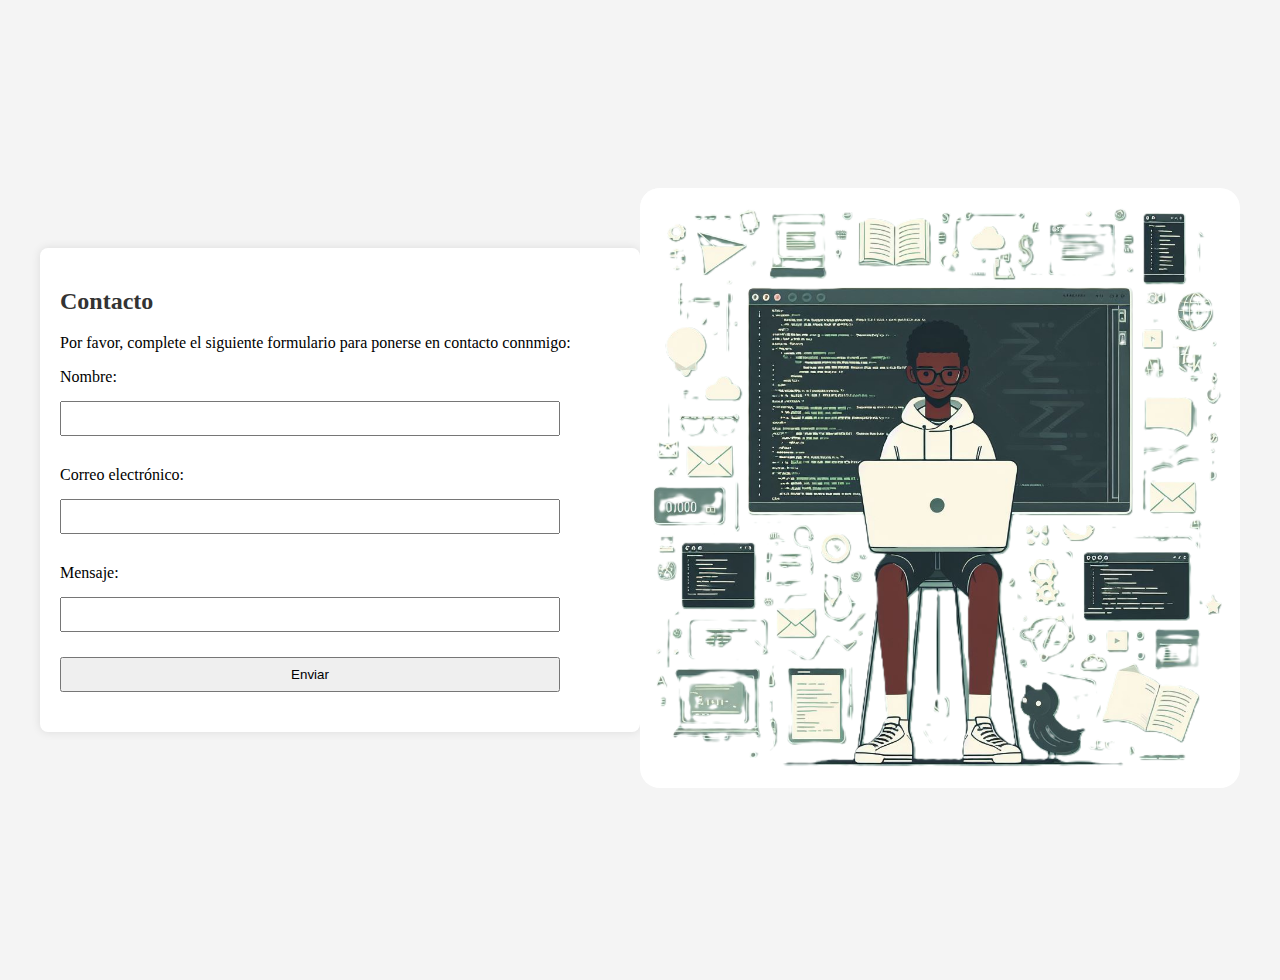
<file: index-contacto.html>
<!DOCTYPE html>
<html lang="es">
<head>
    <meta charset="UTF-8">
    <meta name="viewport" content="width=device-width, initial-scale=1.0">
    <link rel="stylesheet" href="./CSS/style2.css">
    <title>Contacto</title>
</head>
<body>

    <div class="container">
        <h2>Contacto</h2>
        <p>Por favor, complete el siguiente formulario para ponerse en contacto connmigo:</p>
        <form action="#" method="post">
            <label for="nombre">Nombre:</label>
            <input type="text" id="nombre" name="nombre" >

            <label for="email">Correo electrónico:</label>
            <input type="email" id="email" name="email" >

            <label for="mensaje">Mensaje:</label>
            <input id="mensaje" name="mensaje"  ></input>

            <input type="submit" value="Enviar">
        </form>
    </div>

    <div class="image-container">
        <img src="./imagenes/yo2.png">
    </div>

</body>
</html>
</file>
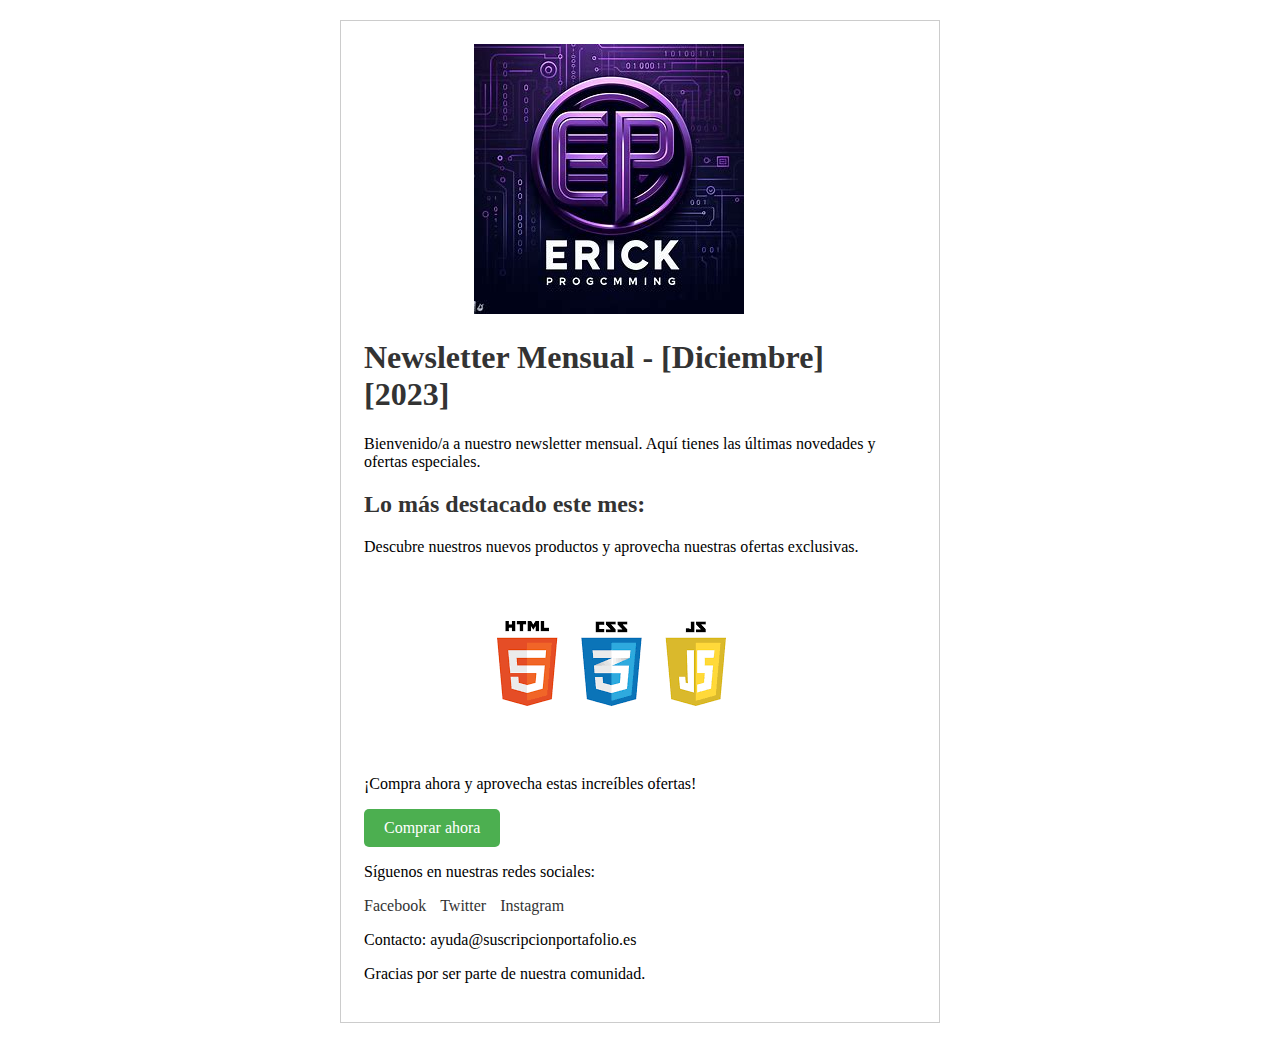
<file: index3.html>
<!DOCTYPE html>
<html lang="es">
<head>
  <meta charset="UTF-8">
  <meta name="viewport" content="width=device-width, initial-scale=1.0">
  <title>Newsletter Mensual</title>
  <link rel="stylesheet" href="./CSS/style3.css">
</head>
<body>
  <table class="container">
    <tr>
      <td>
        <img src="imagenes/OIG.jpg" alt="Logo de la empresa">
        <h1>Newsletter Mensual - [Diciembre] [2023]</h1>
        <p>Bienvenido/a a nuestro newsletter mensual. Aquí tienes las últimas novedades y ofertas especiales.</p>
        <!-- Contenido Destacado -->
        <h2>Lo más destacado este mes:</h2>
        <p>Descubre nuestros nuevos productos y aprovecha nuestras ofertas exclusivas.</p>
        <img src="imagenes/descarga.png" alt="Imagen Destacada">
        <p>¡Compra ahora y aprovecha estas increíbles ofertas!</p>
        <a href="index-contacto.html" class="cta-button">Comprar ahora</a>
        <!-- Redes Sociales -->
        <p>Síguenos en nuestras redes sociales:</p>
        <ul class="social-links">
          <li><a href="#">Facebook</a></li>
          <li><a href="#">Twitter</a></li>
          <li><a href="#">Instagram</a></li>
        </ul>
        <!-- Información de Contacto -->
        <p>Contacto: ayuda@suscripcionportafolio.es</p>
        <!-- Pie de Página -->
        <p>Gracias por ser parte de nuestra comunidad.</p>
      </td>
    </tr>
  </table>
</body>
</html>
</file>
<file: CSS/style2.css>
body {
    margin: 20px;
    padding: 20px;
    background-color: #f4f4f4;
    display: flex;
    align-items: center;
    justify-content: center;
    height: 100vh;
}
.container {
    width: 70%;
    max-width: 600px;
    background-color: #fff;
    padding: 20px;
    border-radius: 8px;
    box-shadow: 0 0 10px rgba(0, 0, 0, 0.1);
}

h2 {
    color: #333;
}

label {
    display: block;
    margin: 10px 0;
}

input {
    width: 500px;
    padding: 8px;
    margin: 5px 0 20px 0;
    box-sizing: border-box;
}
img {
    height: 600px;
    background-color: white;
    border-radius: 20px;
}
</file>
<file: CSS/style3.css>
body {
    margin: 0;
    padding: 0;
  }
  
  .container {
    width: 80%;
    max-width: 600px;
    margin: 20px auto;
    border: 1px solid #ccc;
    padding: 20px;
  }
  
  h1, h2 {
    color: #333;
  }
  
  img {
    max-width: 100%;
    height: auto;
    padding-left: 20%;
  }
  
  .cta-button {
    display: inline-block;
    padding: 10px 20px;
    background-color: #4CAF50;
    color: #fff;
    text-decoration: none;
    border-radius: 5px;
  }
  
  .social-links {
    list-style: none;
    padding: 0;
  }
  
  .social-links li {
    display: inline-block;
    margin-right: 10px;
  }
  
  .social-links a {
    text-decoration: none;
    color: #333;
  }
</file>
